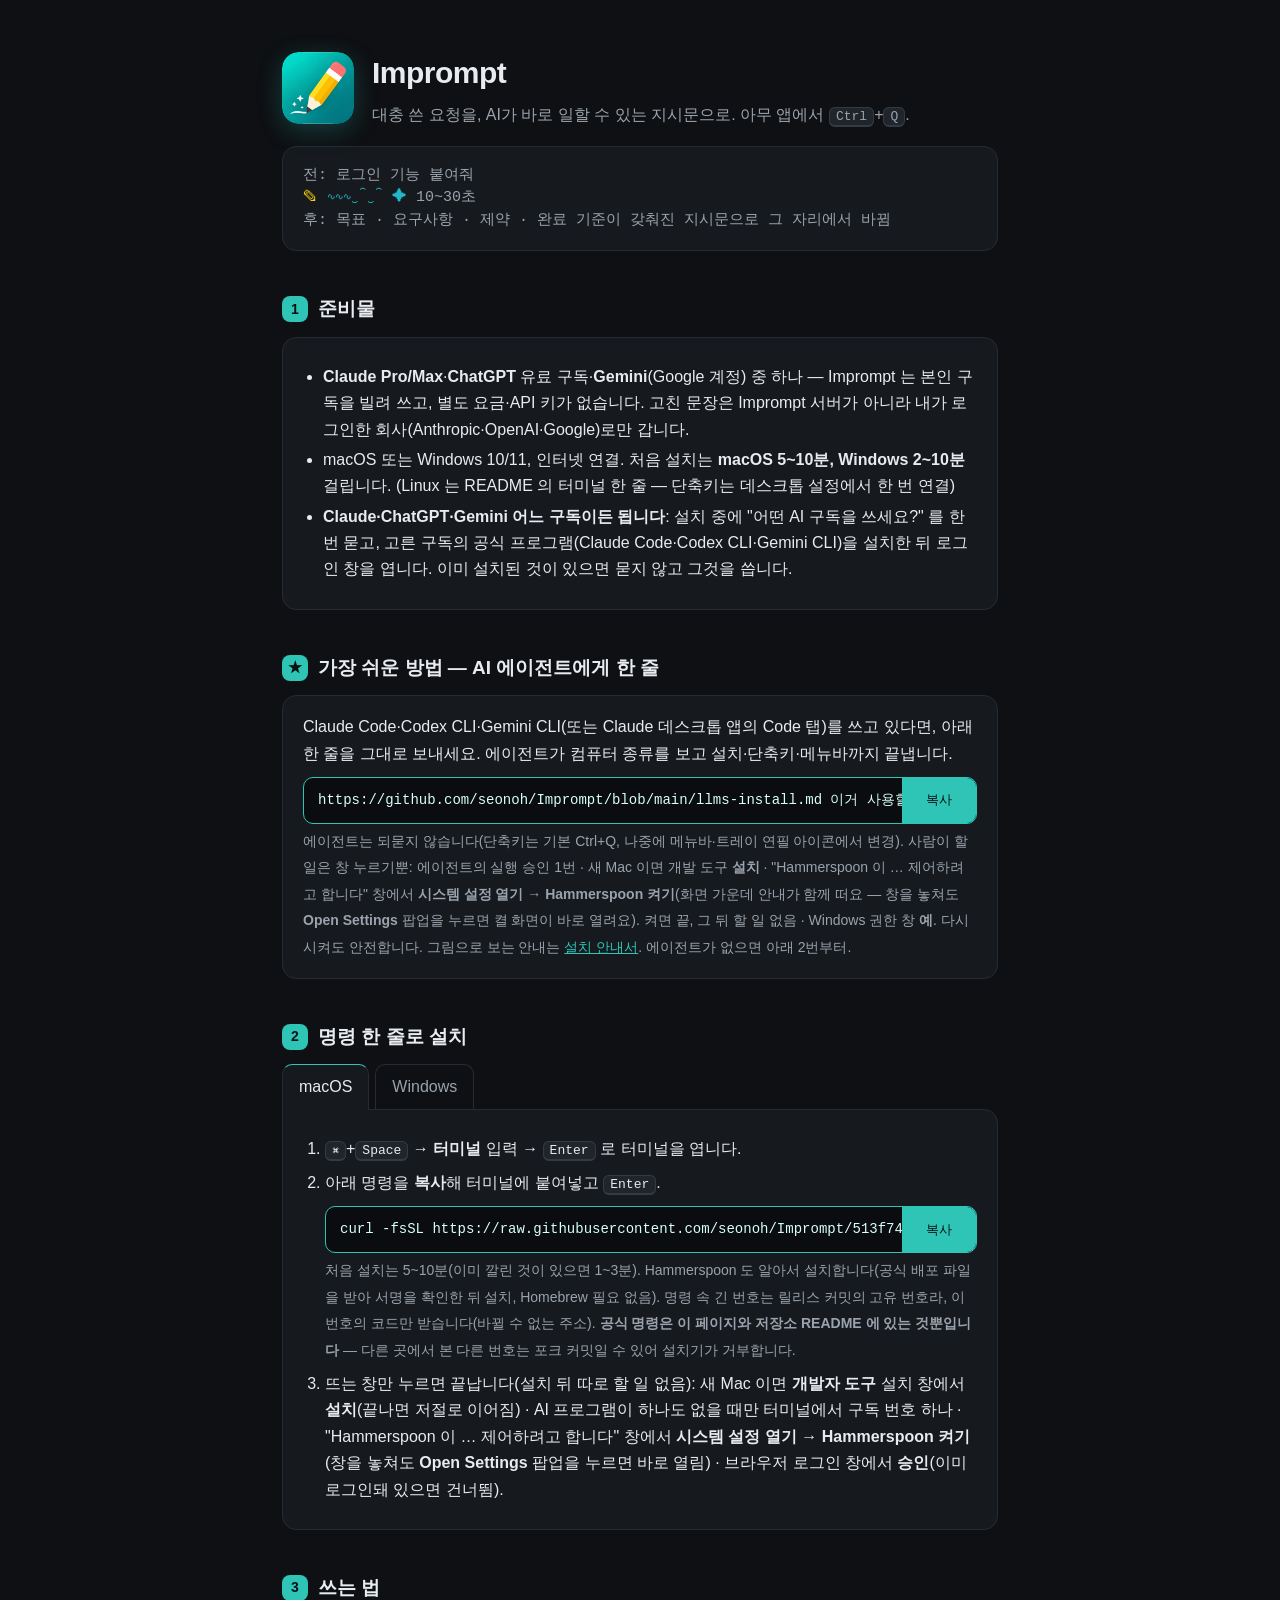
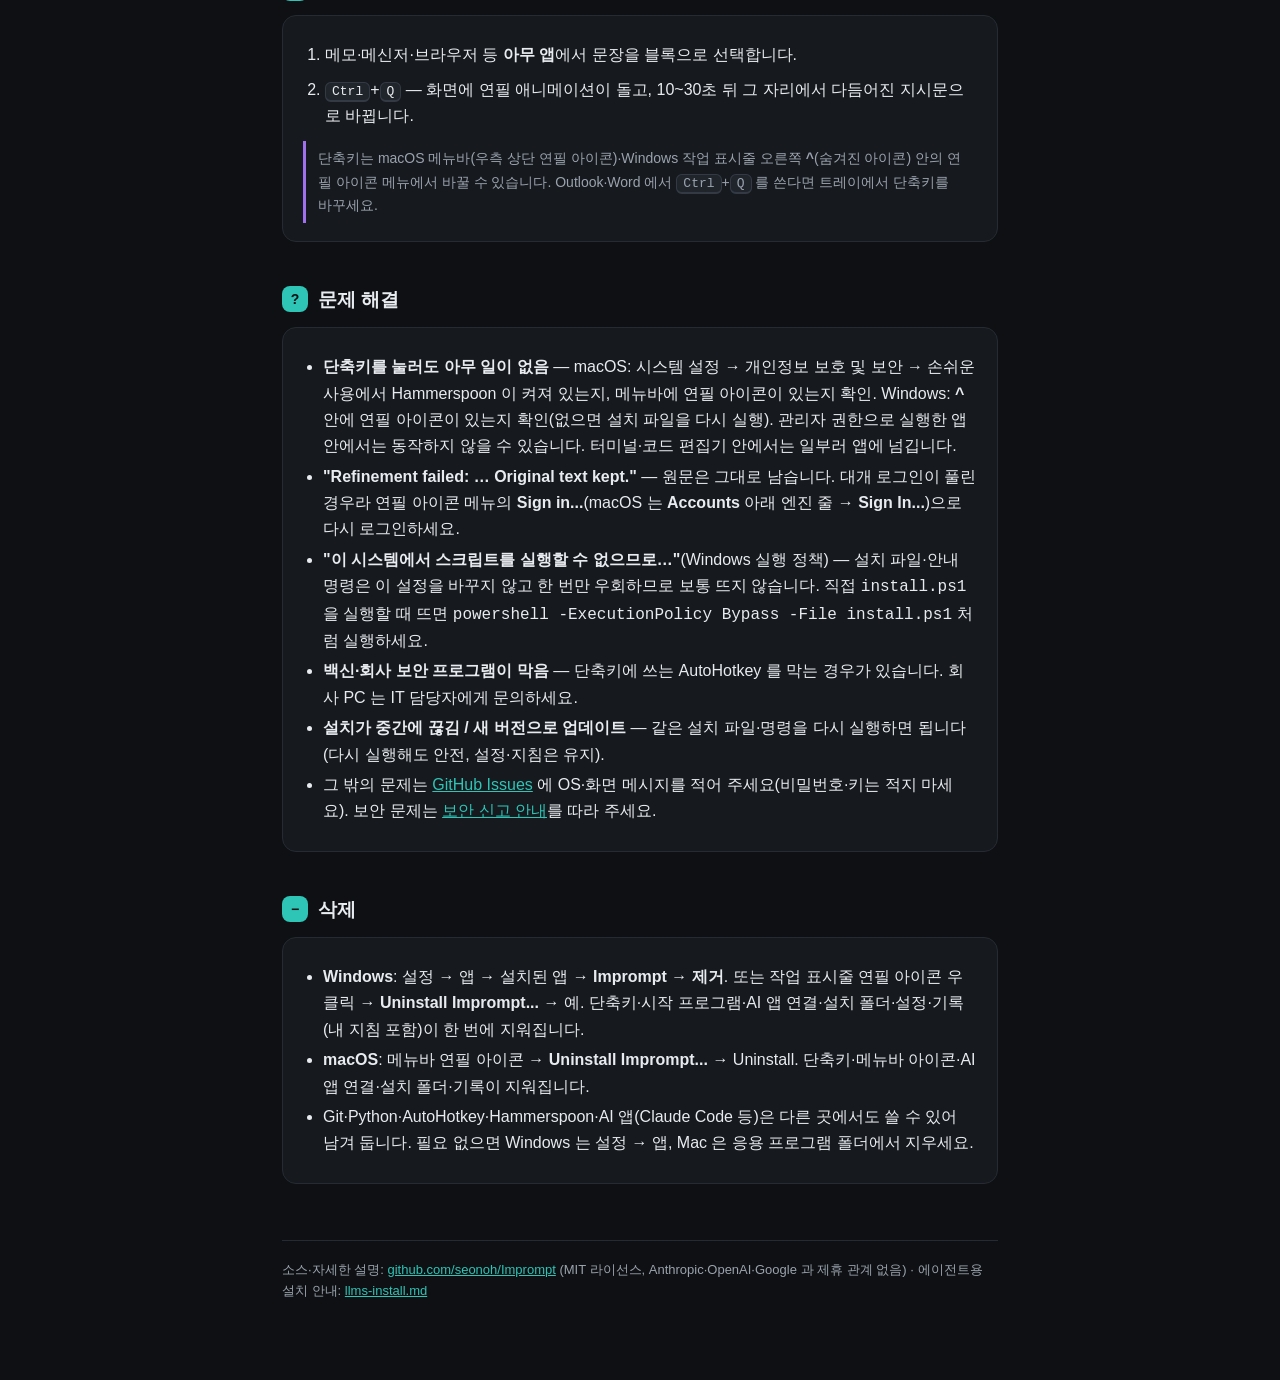
<file: docs/index.html>
<!doctype html>
<html lang="ko">
<head>
<meta charset="utf-8">
<meta name="viewport" content="width=device-width,initial-scale=1">
<title>Imprompt — 아무 앱에서 Ctrl+Q 로 프롬프트 다듬기</title>
<meta name="description" content="대충 쓴 요청을 AI가 바로 일할 수 있는 지시문으로 바꿔 주는 도구. 명령 한 줄로 설치.">
<link rel="icon" href="icon.png">
<style>
:root { --bg:#0e1013; --panel:#16191e; --line:#262b33; --fg:#e8ebef; --mut:#9aa3ad; --teal:#2ec4b6; --teal2:#22b8c9; --yel:#ffd60a; --vio:#a070ee; }
* { box-sizing:border-box }
html { -webkit-text-size-adjust:100% }
body { margin:0; background:var(--bg); color:var(--fg); font:16px/1.65 -apple-system,BlinkMacSystemFont,"Apple SD Gothic Neo","Malgun Gothic","Segoe UI",sans-serif }
a { color:var(--teal) }
.wrap { max-width:760px; margin:auto; padding:48px 22px 80px }
header { display:flex; gap:18px; align-items:center }
header img { width:72px; height:72px; border-radius:16px; box-shadow:0 6px 24px rgba(46,196,182,.25) }
h1 { font-size:30px; margin:0; letter-spacing:-.5px }
.tag { color:var(--mut); margin:4px 0 0 }
h2 { font-size:19px; margin:42px 0 12px; display:flex; align-items:center; gap:10px }
h2 .n { display:inline-grid; place-items:center; width:26px; height:26px; border-radius:8px; background:var(--teal); color:#0b1214; font-size:14px; font-weight:800 }
.card { background:var(--panel); border:1px solid var(--line); border-radius:14px; padding:18px 20px }
.demo { font:15px/1.5 Menlo,Consolas,monospace; color:var(--mut); margin-top:18px }
.demo b { color:var(--yel); font-weight:400 } .demo i { color:var(--teal2); font-style:normal }
ul { padding-left:20px; margin:8px 0 } li { margin:4px 0 }
.tabs { display:flex; gap:6px; margin-bottom:-1px }
.tabs button { background:transparent; color:var(--mut); border:1px solid var(--line); border-bottom:none; border-radius:10px 10px 0 0; padding:9px 16px; font:inherit; cursor:pointer }
.tabs button[aria-selected=true] { background:var(--panel); color:var(--fg); border-color:var(--teal) var(--line) var(--panel) }
.tabpanel { border-top-left-radius:0 }
.tabpanel[hidden] { display:none }
ol { padding-left:22px; margin:6px 0 } ol li { margin:8px 0 }
.cmd { display:flex; align-items:stretch; margin:10px 0 4px; border:1px solid var(--teal); border-radius:10px; overflow:hidden; background:#0a0c0f }
.cmd code { flex:1; padding:12px 14px; font:14px/1.5 Menlo,Consolas,monospace; color:#d6fff9; overflow-x:auto; white-space:nowrap }
.cmd button { border:none; background:var(--teal); color:#0b1214; font:700 14px/1 inherit; padding:0 16px; cursor:pointer; min-width:74px }
.cmd button.ok { background:var(--yel) }
kbd { font:13px Menlo,Consolas,monospace; background:#20252c; border:1px solid #333a44; border-bottom-width:2px; border-radius:6px; padding:1px 6px }
.mut { color:var(--mut); font-size:14px }
.note { border-left:3px solid var(--vio); padding:6px 12px; color:var(--mut); font-size:14px; margin:12px 0 0 }
footer { margin-top:56px; color:var(--mut); font-size:13px; border-top:1px solid var(--line); padding-top:18px }
</style>
</head>
<body>
<div class="wrap">
  <header>
    <img src="icon.png" alt="Imprompt 아이콘 — 반짝이는 연필" width="72" height="72">
    <div>
      <h1>Imprompt</h1>
      <p class="tag">대충 쓴 요청을, AI가 바로 일할 수 있는 지시문으로. 아무 앱에서 <kbd>Ctrl</kbd>+<kbd>Q</kbd>.</p>
    </div>
  </header>
  <div class="card demo" aria-label="예시">
    <div>전: 로그인 기능 붙여줘</div>
    <div><b>✎</b> <i>∿∿∿‿⁀‿⁀ ✦</i> 10~30초</div>
    <div>후: 목표 · 요구사항 · 제약 · 완료 기준이 갖춰진 지시문으로 그 자리에서 바뀜</div>
  </div>

  <h2><span class="n">1</span>준비물</h2>
  <div class="card">
    <ul>
      <li><b>Claude Pro/Max</b>·<b>ChatGPT</b> 유료 구독·<b>Gemini</b>(Google 계정) 중 하나 — Imprompt 는 본인 구독을 빌려 쓰고, 별도 요금·API 키가 없습니다. 고친 문장은 Imprompt 서버가 아니라 내가 로그인한 회사(Anthropic·OpenAI·Google)로만 갑니다.</li>
      <li>macOS 또는 Windows 10/11, 인터넷 연결. 처음 설치는 <b>macOS 5~10분, Windows 2~10분</b> 걸립니다. (Linux 는 README 의 터미널 한 줄 — 단축키는 데스크톱 설정에서 한 번 연결)</li>
      <li><b>Claude·ChatGPT·Gemini 어느 구독이든 됩니다</b>: 설치 중에 "어떤 AI 구독을 쓰세요?" 를 한 번 묻고, 고른 구독의 공식 프로그램(Claude Code·Codex CLI·Gemini CLI)을 설치한 뒤 로그인 창을 엽니다. 이미 설치된 것이 있으면 묻지 않고 그것을 씁니다.</li>
    </ul>
  </div>

  <h2><span class="n">★</span>가장 쉬운 방법 — AI 에이전트에게 한 줄</h2>
  <div class="card">
    <p style="margin:0">Claude Code·Codex CLI·Gemini CLI(또는 Claude 데스크톱 앱의 Code 탭)를 쓰고 있다면, 아래 한 줄을 그대로 보내세요. 에이전트가 컴퓨터 종류를 보고 설치·단축키·메뉴바까지 끝냅니다.</p>
    <div class="cmd"><code id="c-agent">https://github.com/seonoh/Imprompt/blob/main/llms-install.md 이거 사용할 수 있게 작업 진행해</code><button data-copy="c-agent">복사</button></div>
    <span class="mut">에이전트는 되묻지 않습니다(단축키는 기본 Ctrl+Q, 나중에 메뉴바·트레이 연필 아이콘에서 변경). 사람이 할 일은 창 누르기뿐: 에이전트의 실행 승인 1번 · 새 Mac 이면 개발 도구 <b>설치</b> · "Hammerspoon 이 … 제어하려고 합니다" 창에서 <b>시스템 설정 열기 → Hammerspoon 켜기</b>(화면 가운데 안내가 함께 떠요 — 창을 놓쳐도 <b>Open Settings</b> 팝업을 누르면 켤 화면이 바로 열려요). 켜면 끝, 그 뒤 할 일 없음 · Windows 권한 창 <b>예</b>. 다시 시켜도 안전합니다. 그림으로 보는 안내는 <a href="guide/">설치 안내서</a>. 에이전트가 없으면 아래 2번부터.</span>
  </div>

  <h2><span class="n">2</span>명령 한 줄로 설치</h2>
  <div class="tabs" role="tablist">
    <button role="tab" id="t-mac" aria-controls="p-mac" aria-selected="true">macOS</button>
    <button role="tab" id="t-win" aria-controls="p-win" aria-selected="false">Windows</button>
  </div>
  <div class="card tabpanel" id="p-mac" role="tabpanel" aria-labelledby="t-mac">
    <ol>
      <li><kbd>⌘</kbd>+<kbd>Space</kbd> → <b>터미널</b> 입력 → <kbd>Enter</kbd> 로 터미널을 엽니다.</li>
      <li>아래 명령을 <b>복사</b>해 터미널에 붙여넣고 <kbd>Enter</kbd>.
        <div class="cmd"><code id="c-mac">curl -fsSL https://raw.githubusercontent.com/seonoh/Imprompt/513f745ff04fc17a096b54a3de5f1b9eaca6d919/get.sh | IMPROMPT_COMMIT=513f745ff04fc17a096b54a3de5f1b9eaca6d919 bash</code><button data-copy="c-mac">복사</button></div>
        <span class="mut">처음 설치는 5~10분(이미 깔린 것이 있으면 1~3분). Hammerspoon 도 알아서 설치합니다(공식 배포 파일을 받아 서명을 확인한 뒤 설치, Homebrew 필요 없음). 명령 속 긴 번호는 릴리스 커밋의 고유 번호라, 이 번호의 코드만 받습니다(바뀔 수 없는 주소). <b>공식 명령은 이 페이지와 저장소 README 에 있는 것뿐입니다</b> — 다른 곳에서 본 다른 번호는 포크 커밋일 수 있어 설치기가 거부합니다.</span>
      </li>
      <li>뜨는 창만 누르면 끝납니다(설치 뒤 따로 할 일 없음): 새 Mac 이면 <b>개발자 도구</b> 설치 창에서 <b>설치</b>(끝나면 저절로 이어짐) · AI 프로그램이 하나도 없을 때만 터미널에서 구독 번호 하나 · "Hammerspoon 이 … 제어하려고 합니다" 창에서 <b>시스템 설정 열기 → Hammerspoon 켜기</b>(창을 놓쳐도 <b>Open Settings</b> 팝업을 누르면 바로 열림) · 브라우저 로그인 창에서 <b>승인</b>(이미 로그인돼 있으면 건너뜀).</li>
    </ol>
  </div>
  <div class="card tabpanel" id="p-win" role="tabpanel" aria-labelledby="t-win" hidden>
    <p style="margin:0 0 6px"><b>가장 쉬운 방법</b> — 붙여넣기 없이 더블클릭:</p>
    <ol>
      <li><a href="https://github.com/seonoh/Imprompt/releases/download/v2.0.1/Imprompt-Setup.cmd"><b>Imprompt-Setup.cmd 받기</b></a> → 받은 파일을 <b>더블클릭</b>.<br><span class="mut">브라우저가 "흔히 받는 파일이 아님" 경고를 띄우면 <b>…</b> → <b>유지</b>. 열 때 파란 창 <b>"Windows의 PC 보호"</b>가 뜨면 <b>추가 정보</b> → <b>실행</b>. 서명되지 않은 설치 파일이라 뜨는 경고이며, 파일 내용은 <a href="https://github.com/seonoh/Imprompt/blob/v2.0.1/docs/Imprompt-Setup.cmd">여기서</a> 미리 읽어 볼 수 있습니다.</span></li>
      <li>창이 저절로 열려 설치가 진행됩니다(2~10분). AI 프로그램이 하나도 없을 때만 맨 처음에 구독 번호를 한 번 묻고, 그 뒤로는 권한 창 <b>예</b>와 마지막 브라우저 로그인 창 <b>승인</b>뿐입니다. 단축키는 Ctrl+Q 로 설치되고 나중에 트레이 연필 아이콘에서 바꿀 수 있습니다.</li>
    </ol>
    <p class="mut" style="margin:10px 0 6px">다운로드가 막혔다면 PowerShell 에 한 줄:</p>
    <ol>
      <li><kbd>Win</kbd> 키 → <b>PowerShell</b> 입력 → <kbd>Enter</kbd> 로 PowerShell 을 엽니다.</li>
      <li>아래 명령을 <b>복사</b>해 붙여넣고 <kbd>Enter</kbd>.
        <div class="cmd"><code id="c-win">$env:IMPROMPT_COMMIT='513f745ff04fc17a096b54a3de5f1b9eaca6d919'; irm https://raw.githubusercontent.com/seonoh/Imprompt/513f745ff04fc17a096b54a3de5f1b9eaca6d919/get.ps1 | iex</code><button data-copy="c-win">복사</button></div>
        <span class="mut">Git·Python·AutoHotkey 와 고른 구독의 프로그램(Claude Code·Codex CLI·Gemini CLI)이 없으면 알아서 설치합니다. 처음 설치 시 2~10분(끝나면 브라우저 로그인 창에서 <b>승인</b>). <b>관리자 권한으로 실행하지 마세요</b>(일반 PowerShell). 설치 위치는 <code>%LOCALAPPDATA%\Imprompt</code> 입니다. 회사 PC 는 보안 정책·프록시 때문에 설치가 안 될 수 있습니다.</span>
      </li>
    </ol>
  </div>

  <h2><span class="n">3</span>쓰는 법</h2>
  <div class="card">
    <ol>
      <li>메모·메신저·브라우저 등 <b>아무 앱</b>에서 문장을 블록으로 선택합니다.</li>
      <li><kbd>Ctrl</kbd>+<kbd>Q</kbd> — 화면에 연필 애니메이션이 돌고, 10~30초 뒤 그 자리에서 다듬어진 지시문으로 바뀝니다.</li>
    </ol>
    <p class="note">단축키는 macOS 메뉴바(우측 상단 연필 아이콘)·Windows 작업 표시줄 오른쪽 <b>^</b>(숨겨진 아이콘) 안의 연필 아이콘 메뉴에서 바꿀 수 있습니다. Outlook·Word 에서 <kbd>Ctrl</kbd>+<kbd>Q</kbd> 를 쓴다면 트레이에서 단축키를 바꾸세요.</p>
  </div>

  <h2><span class="n">?</span>문제 해결</h2>
  <div class="card">
    <ul>
      <li><b>단축키를 눌러도 아무 일이 없음</b> — macOS: 시스템 설정 → 개인정보 보호 및 보안 → 손쉬운 사용에서 Hammerspoon 이 켜져 있는지, 메뉴바에 연필 아이콘이 있는지 확인. Windows: <b>^</b> 안에 연필 아이콘이 있는지 확인(없으면 설치 파일을 다시 실행). 관리자 권한으로 실행한 앱 안에서는 동작하지 않을 수 있습니다. 터미널·코드 편집기 안에서는 일부러 앱에 넘깁니다.</li>
      <li><b>"Refinement failed: … Original text kept."</b> — 원문은 그대로 남습니다. 대개 로그인이 풀린 경우라 연필 아이콘 메뉴의 <b>Sign in...</b>(macOS 는 <b>Accounts</b> 아래 엔진 줄 → <b>Sign In...</b>)으로 다시 로그인하세요.</li>
      <li><b>"이 시스템에서 스크립트를 실행할 수 없으므로…"</b>(Windows 실행 정책) — 설치 파일·안내 명령은 이 설정을 바꾸지 않고 한 번만 우회하므로 보통 뜨지 않습니다. 직접 <code>install.ps1</code> 을 실행할 때 뜨면 <code>powershell -ExecutionPolicy Bypass -File install.ps1</code> 처럼 실행하세요.</li>
      <li><b>백신·회사 보안 프로그램이 막음</b> — 단축키에 쓰는 AutoHotkey 를 막는 경우가 있습니다. 회사 PC 는 IT 담당자에게 문의하세요.</li>
      <li><b>설치가 중간에 끊김 / 새 버전으로 업데이트</b> — 같은 설치 파일·명령을 다시 실행하면 됩니다(다시 실행해도 안전, 설정·지침은 유지).</li>
      <li>그 밖의 문제는 <a href="https://github.com/seonoh/Imprompt/issues">GitHub Issues</a> 에 OS·화면 메시지를 적어 주세요(비밀번호·키는 적지 마세요). 보안 문제는 <a href="https://github.com/seonoh/Imprompt/security/policy">보안 신고 안내</a>를 따라 주세요.</li>
    </ul>
  </div>

  <h2><span class="n">−</span>삭제</h2>
  <div class="card">
    <ul>
      <li><b>Windows</b>: 설정 → 앱 → 설치된 앱 → <b>Imprompt</b> → <b>제거</b>. 또는 작업 표시줄 연필 아이콘 우클릭 → <b>Uninstall Imprompt...</b> → 예. 단축키·시작 프로그램·AI 앱 연결·설치 폴더·설정·기록(내 지침 포함)이 한 번에 지워집니다.</li>
      <li><b>macOS</b>: 메뉴바 연필 아이콘 → <b>Uninstall Imprompt...</b> → Uninstall. 단축키·메뉴바 아이콘·AI 앱 연결·설치 폴더·기록이 지워집니다.</li>
      <li>Git·Python·AutoHotkey·Hammerspoon·AI 앱(Claude Code 등)은 다른 곳에서도 쓸 수 있어 남겨 둡니다. 필요 없으면 Windows 는 설정 → 앱, Mac 은 응용 프로그램 폴더에서 지우세요.</li>
    </ul>
  </div>

  <footer>
    소스·자세한 설명: <a href="https://github.com/seonoh/Imprompt">github.com/seonoh/Imprompt</a> (MIT 라이선스, Anthropic·OpenAI·Google 과 제휴 관계 없음) · 에이전트용 설치 안내: <a href="https://github.com/seonoh/Imprompt/blob/main/llms-install.md">llms-install.md</a>
  </footer>
</div>
<script>
// OS 탭: Windows 면 Windows 탭을 먼저 보여 준다
var tabs = document.querySelectorAll('[role=tab]');
function show(id) {
  tabs.forEach(function (t) {
    var on = t.id === id; t.setAttribute('aria-selected', on);
    document.getElementById(t.getAttribute('aria-controls')).hidden = !on;
  });
}
tabs.forEach(function (t) { t.addEventListener('click', function () { show(t.id); }); });
if (/Win/i.test(navigator.platform || navigator.userAgent)) show('t-win');
// 복사 버튼
document.querySelectorAll('[data-copy]').forEach(function (b) {
  b.addEventListener('click', function () {
    var txt = document.getElementById(b.dataset.copy).textContent;
    function done() { b.textContent = '복사됨'; b.classList.add('ok'); setTimeout(function () { b.textContent = '복사'; b.classList.remove('ok'); }, 1600); }
    if (navigator.clipboard) navigator.clipboard.writeText(txt).then(done, function () { fallback(); });
    else fallback();
    function fallback() { var r = document.createRange(); r.selectNodeContents(document.getElementById(b.dataset.copy)); var s = getSelection(); s.removeAllRanges(); s.addRange(r); b.textContent = '⌘C / Ctrl+C'; }
  });
});
</script>
</body>
</html>
</file>
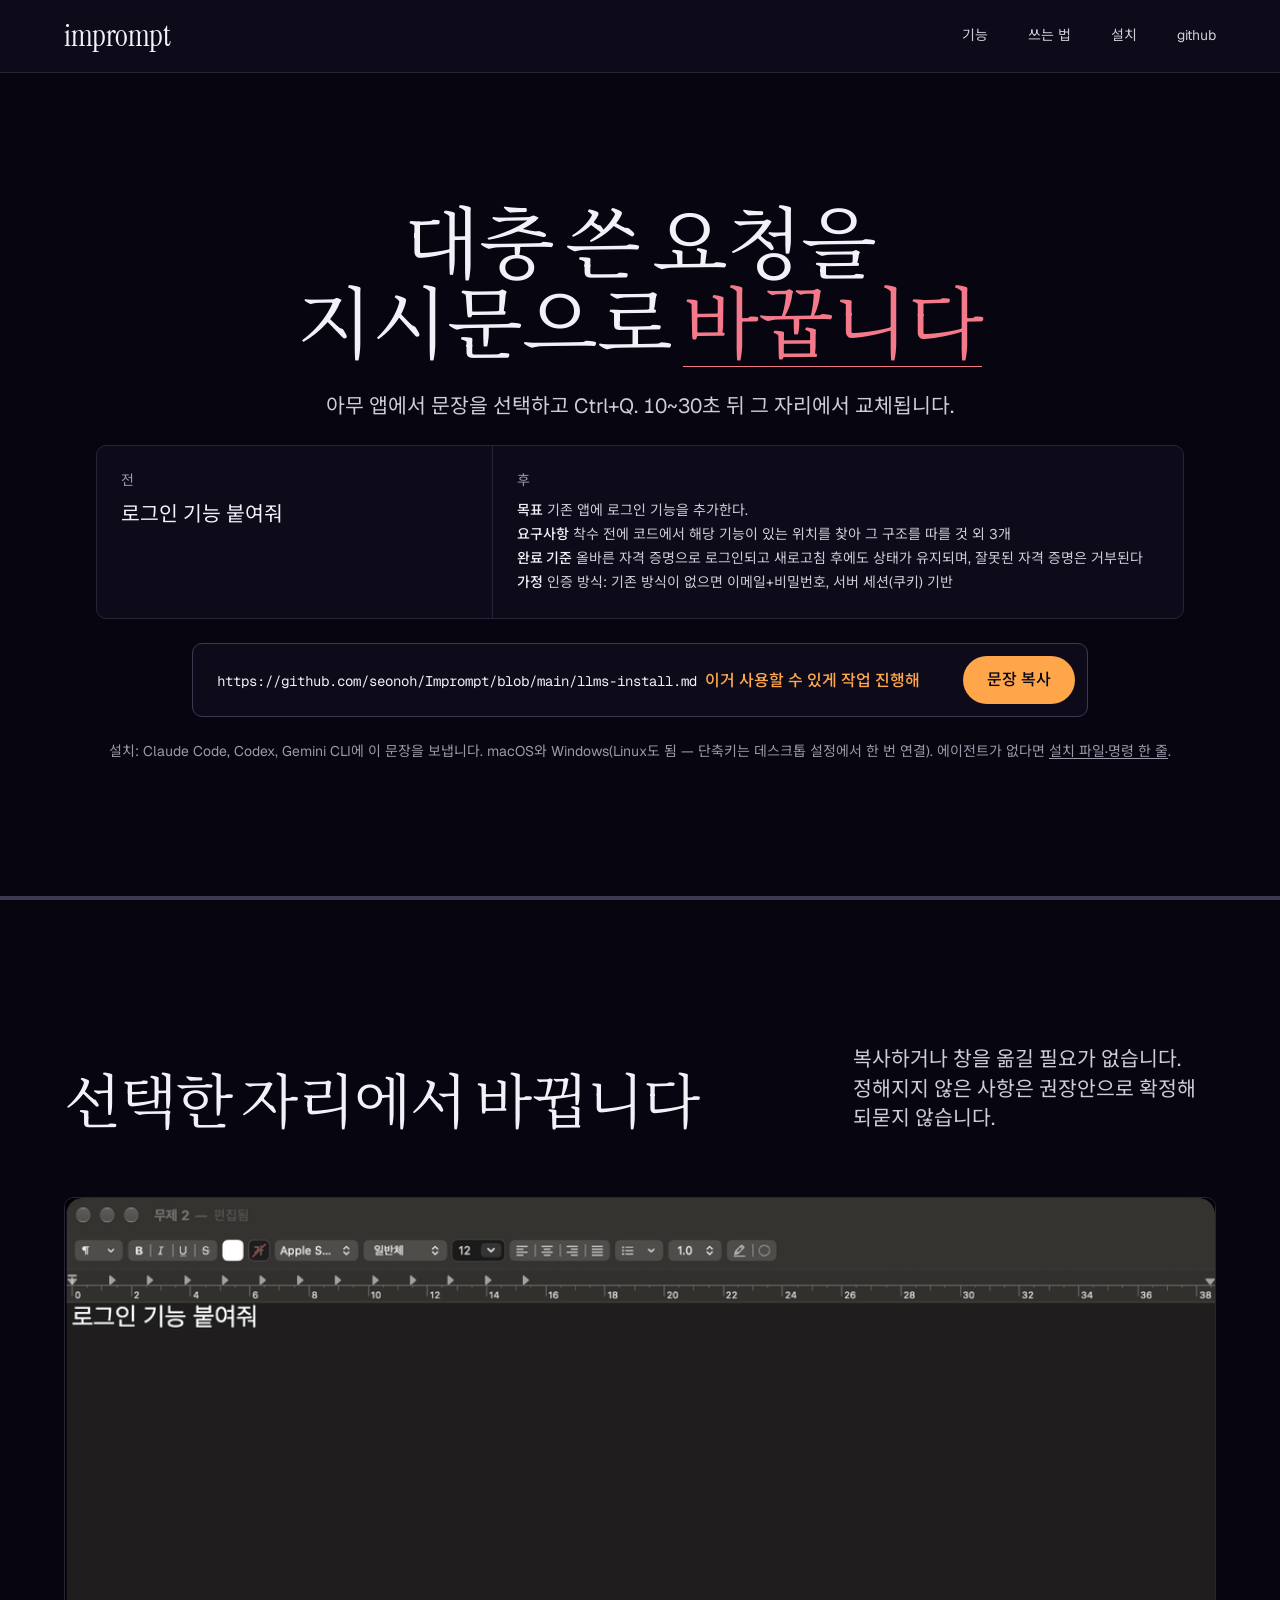
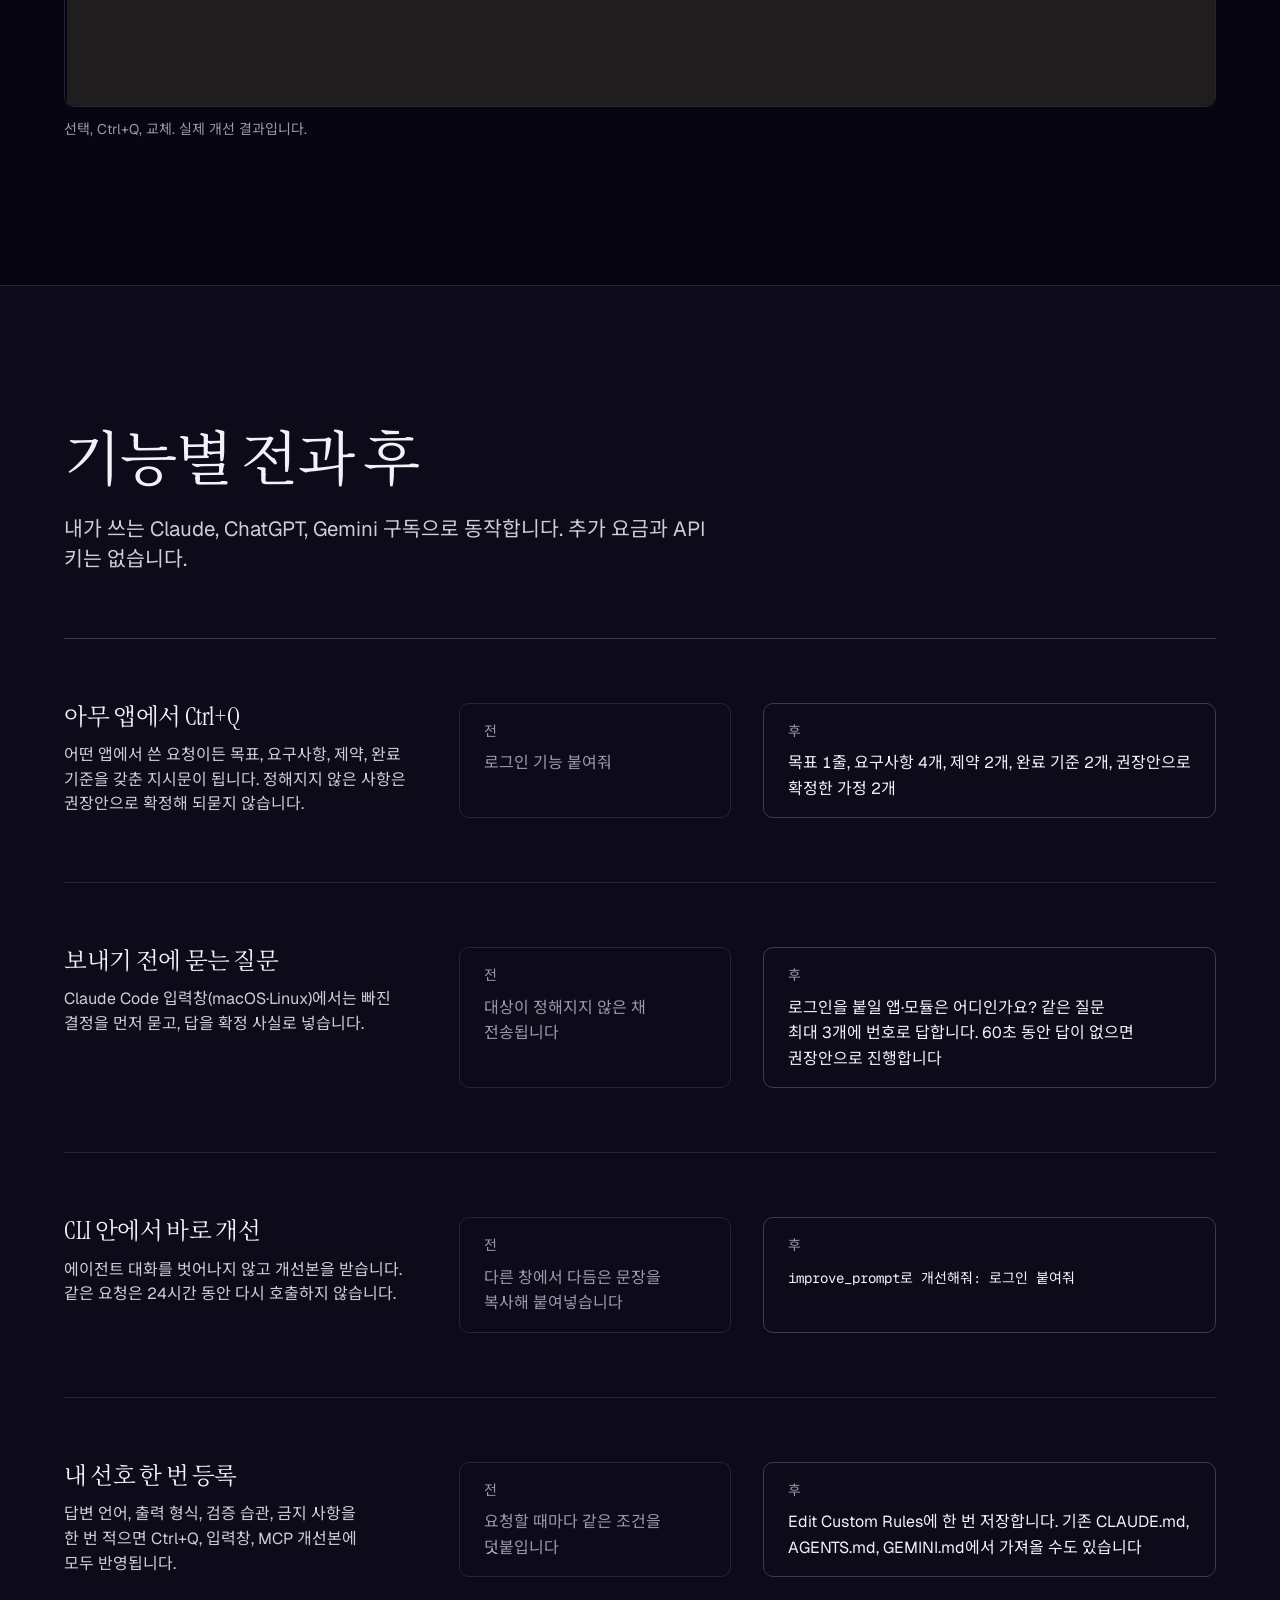
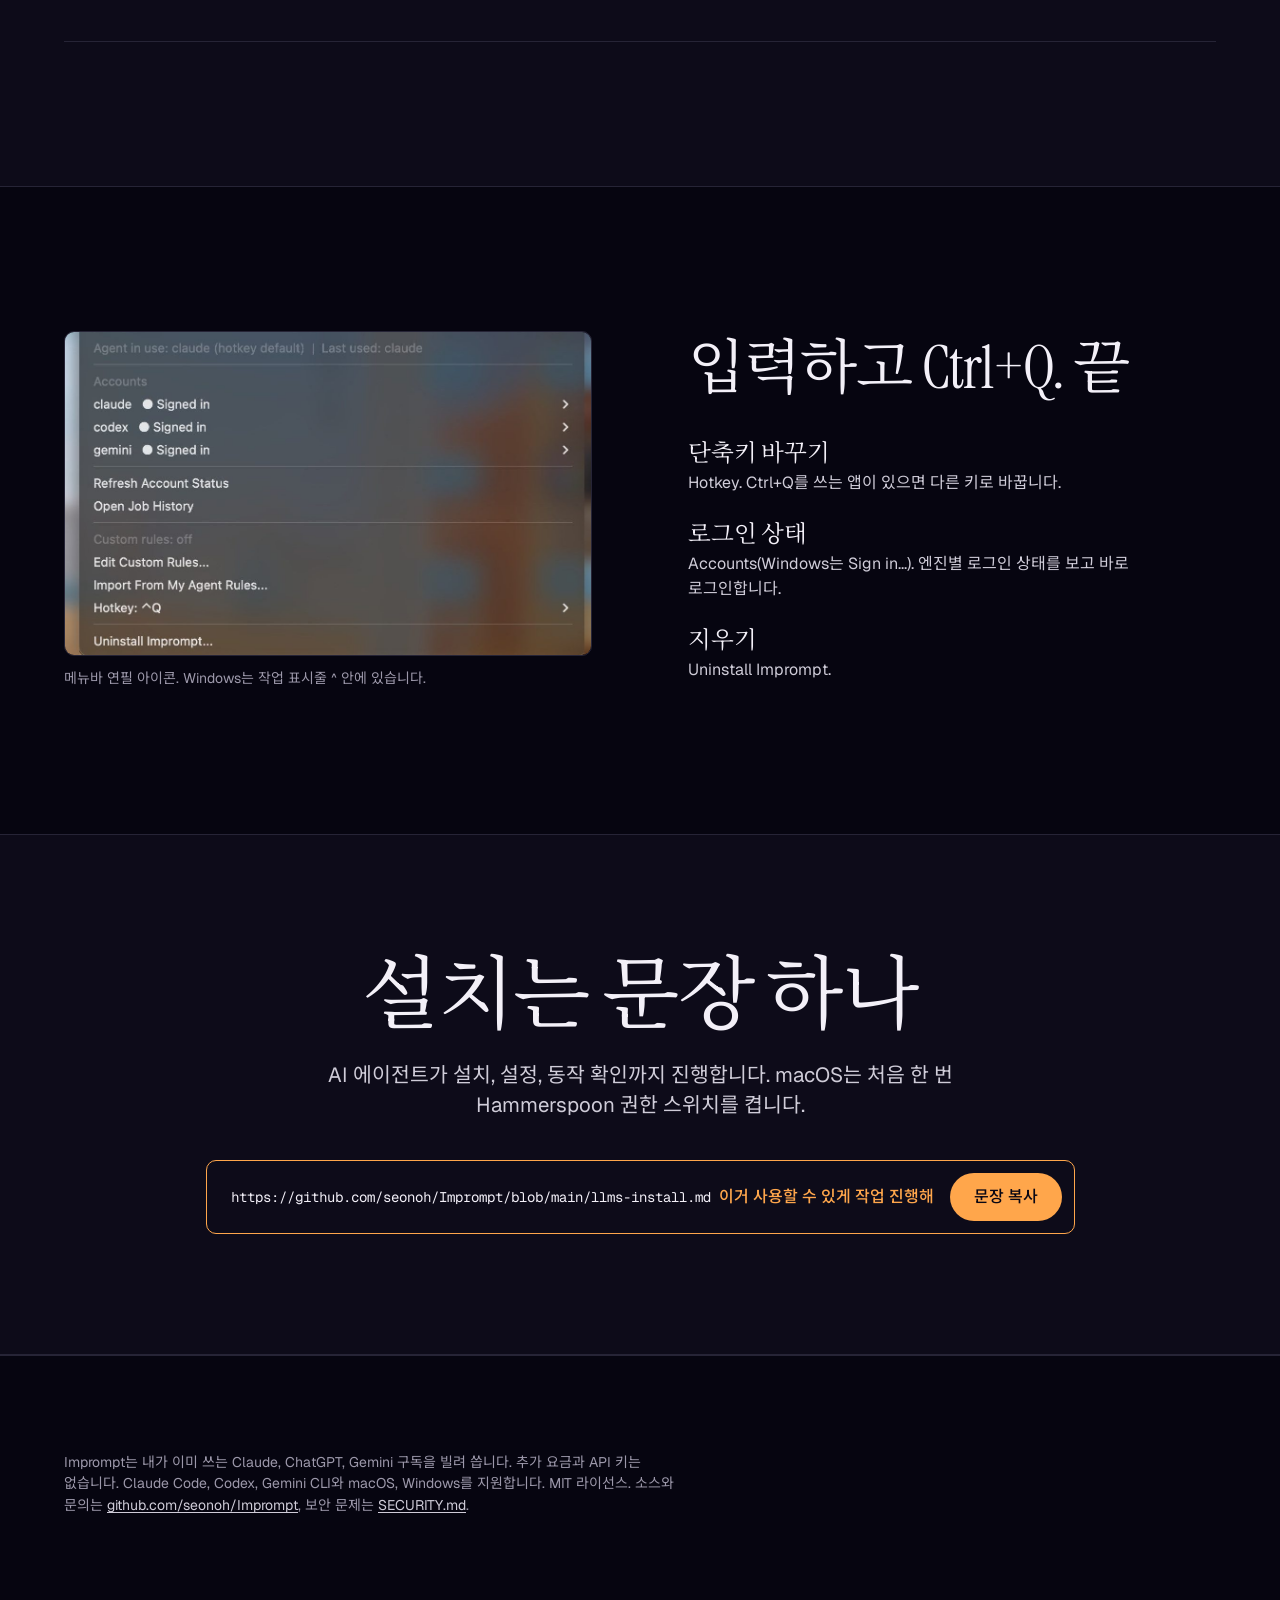
<file: docs/guide/index.html>
<!DOCTYPE html>
<html lang="ko">
<head>
<meta charset="utf-8">
<meta name="viewport" content="width=device-width, initial-scale=1">
<title>Imprompt: 대충 쓴 요청을 지시문으로 바꿉니다</title>
<meta name="description" content="아무 앱에서 문장을 선택하고 Ctrl+Q를 누르면, 목표와 요구사항과 완료 기준을 갖춘 지시문으로 그 자리에서 바뀝니다.">
<link rel="icon" href="../icon.png">
<link rel="preconnect" href="https://fonts.googleapis.com">
<link rel="preconnect" href="https://fonts.gstatic.com" crossorigin>
<link href="https://fonts.googleapis.com/css2?family=Instrument+Serif&family=Geist:wght@400;500&family=Geist+Mono:wght@400&family=Noto+Serif+KR:wght@400&family=Noto+Sans+KR:wght@400;500&display=swap" rel="stylesheet">
<link rel="stylesheet" href="./guide.css">
<style>
/* Hallmark · page additions for the before-and-after build (hero: Corridor, swapped to carry the before and after as its visual) · tokens only, same Lumen material */
:root { --hero-head: clamp(2.75rem, 5.5vw + 0.5rem, 6.25rem); }
.hero { padding-block: var(--space-2xl); }
.hero .container { gap: var(--space-lg); }
.hero .lead { max-width: 52ch; }
.pair { margin: 0; width: min(100%, 68rem); display: grid; grid-template-columns: minmax(0, 4fr) minmax(0, 7fr); text-align: left; background: var(--color-paper-2); border: var(--rule-hair) solid var(--color-rule); border-radius: var(--radius-card); }
.pair > div { padding: var(--space-lg); min-width: 0; }
.pair > div + div { border-left: var(--rule-hair) solid var(--color-rule); }
.tag { display: block; margin-bottom: var(--space-xs); font-size: var(--text-sm); color: var(--color-muted); }
.raw { font: 400 var(--text-lead)/1.45 var(--font-body); color: var(--color-ink); }
.out { margin: 0; font: 400 var(--text-sm)/1.7 var(--font-body); color: var(--color-ink-2); }
.out b { font-weight: 500; color: var(--color-ink); }
.cmp { margin: 0; padding: 0; list-style: none; border-top: var(--rule-hair) solid var(--color-rule-2); }
.cmp > li { display: grid; grid-template-columns: minmax(0, 4fr) minmax(0, 3fr) minmax(0, 5fr); gap: var(--gap-columns); padding-block: var(--space-2xl); border-bottom: var(--rule-hair) solid var(--color-rule); }
.cmp h3 { font-size: var(--text-title); margin-bottom: var(--space-sm); }
.cmp .gain { color: var(--color-ink-2); }
.cmp .was, .cmp .now { padding: var(--space-md) var(--space-lg); border-radius: var(--radius-card); font-size: var(--text-md); line-height: 1.6; }
.cmp .was { color: var(--color-muted); border: var(--rule-hair) solid var(--color-rule); }
.cmp .now { color: var(--color-ink); background: var(--color-paper-2); border: var(--rule-hair) solid var(--color-rule-2); }
.demo { width: min(100%, 72rem); margin-inline: auto; }
.close .send { border-color: var(--color-accent); }
.cmp code { font: 400 var(--text-sm)/1.6 var(--font-outlier); color: var(--color-ink); }
@media (max-width: 60rem) {
  .pair { grid-template-columns: minmax(0, 1fr); }
  .pair > div + div { border-left: 0; border-top: var(--rule-hair) solid var(--color-rule); }
  .cmp > li { grid-template-columns: minmax(0, 1fr); gap: var(--space-md); padding-block: var(--space-xl); }
}
</style>
<script>document.documentElement.classList.add('js');</script>
</head>
<body>
<a class="skip" href="#main">본문으로 건너뛰기</a>

<nav class="slab" aria-label="주 메뉴">
  <div class="container">
    <a class="wordmark" href="#main">imprompt</a>
    <ul>
      <li><a href="#features">기능</a></li>
      <li><a href="#use">쓰는 법</a></li>
      <li><a href="#install">설치</a></li>
      <li><a href="https://github.com/seonoh/Imprompt">github</a></li>
    </ul>
  </div>
</nav>

<main id="main">
  <header class="hero">
    <div class="container">
      <h1>대충 쓴 요청을<br>지시문으로 <span class="verb">바꿉니다</span></h1>
      <p class="lead">아무 앱에서 문장을 선택하고 Ctrl+Q. 10~30초 뒤 그 자리에서 교체됩니다.</p>
      <figure class="pair" aria-label="개선 전과 후">
        <div><span class="tag">전</span><div class="raw">로그인 기능 붙여줘</div></div>
        <div><span class="tag">후</span><div class="out"><b>목표</b> 기존 앱에 로그인 기능을 추가한다.<br><b>요구사항</b> 착수 전에 코드에서 해당 기능이 있는 위치를 찾아 그 구조를 따를 것 외 3개<br><b>완료 기준</b> 올바른 자격 증명으로 로그인되고 새로고침 후에도 상태가 유지되며, 잘못된 자격 증명은 거부된다<br><b>가정</b> 인증 방식: 기존 방식이 없으면 이메일+비밀번호, 서버 세션(쿠키) 기반</div></div>
      </figure>
      <div class="send" id="install">
        <code id="line">https://github.com/seonoh/Imprompt/blob/main/llms-install.md <b>이거 사용할 수 있게 작업 진행해</b></code>
        <button class="btn btn--primary" type="button" data-copy="line">문장 복사</button>
      </div>
      <p class="hint">설치: Claude Code, Codex, Gemini CLI에 이 문장을 보냅니다. macOS와 Windows(Linux도 됨 — 단축키는 데스크톱 설정에서 한 번 연결). 에이전트가 없다면 <a href="../">설치 파일·명령 한 줄</a>.</p>
    </div>
  </header>

  <section class="block" aria-labelledby="ba-h">
    <div class="container">
      <div class="headblock">
        <h2 id="ba-h">선택한 자리에서 바뀝니다</h2>
        <p class="lead">복사하거나 창을 옮길 필요가 없습니다. 정해지지 않은 사항은 권장안으로 확정해 되묻지 않습니다.</p>
      </div>
      <figure class="shot demo">
        <img src="img/demo.gif" width="1100" height="486" alt="TextEdit에서 '로그인 기능 붙여줘'를 선택하고 Ctrl+Q를 누르면 진행 표시 뒤 같은 자리가 지시문으로 바뀌는 시연">
        <figcaption>선택, Ctrl+Q, 교체. 실제 개선 결과입니다.</figcaption>
      </figure>
    </div>
  </section>

  <section class="block band" id="features" aria-labelledby="feat-h">
    <div class="container">
      <div class="headblock stack">
        <h2 id="feat-h">기능별 전과 후</h2>
        <p class="lead">내가 쓰는 Claude, ChatGPT, Gemini 구독으로 동작합니다. 추가 요금과 API 키는 없습니다.</p>
      </div>
      <ul class="cmp">
        <li>
          <div><h3>아무 앱에서 Ctrl+Q</h3><p class="gain">어떤 앱에서 쓴 요청이든 목표, 요구사항, 제약, 완료 기준을 갖춘 지시문이 됩니다. 정해지지 않은 사항은 권장안으로 확정해 되묻지 않습니다.</p></div>
          <p class="was"><span class="tag">전</span>로그인 기능 붙여줘</p>
          <p class="now"><span class="tag">후</span>목표 1줄, 요구사항 4개, 제약 2개, 완료 기준 2개, 권장안으로 확정한 가정 2개</p>
        </li>
        <li>
          <div><h3>보내기 전에 묻는 질문</h3><p class="gain">Claude Code 입력창(macOS·Linux)에서는 빠진 결정을 먼저 묻고, 답을 확정 사실로 넣습니다.</p></div>
          <p class="was"><span class="tag">전</span>대상이 정해지지 않은 채 전송됩니다</p>
          <p class="now"><span class="tag">후</span>로그인을 붙일 앱·모듈은 어디인가요? 같은 질문 최대 3개에 번호로 답합니다. 60초 동안 답이 없으면 권장안으로 진행합니다</p>
        </li>
        <li>
          <div><h3>CLI 안에서 바로 개선</h3><p class="gain">에이전트 대화를 벗어나지 않고 개선본을 받습니다. 같은 요청은 24시간 동안 다시 호출하지 않습니다.</p></div>
          <p class="was"><span class="tag">전</span>다른 창에서 다듬은 문장을 복사해 붙여넣습니다</p>
          <p class="now"><span class="tag">후</span><code>improve_prompt로 개선해줘: 로그인 붙여줘</code></p>
        </li>
        <li>
          <div><h3>내 선호 한 번 등록</h3><p class="gain">답변 언어, 출력 형식, 검증 습관, 금지 사항을 한 번 적으면 Ctrl+Q, 입력창, MCP 개선본에 모두 반영됩니다.</p></div>
          <p class="was"><span class="tag">전</span>요청할 때마다 같은 조건을 덧붙입니다</p>
          <p class="now"><span class="tag">후</span>Edit Custom Rules에 한 번 저장합니다. 기존 CLAUDE.md, AGENTS.md, GEMINI.md에서 가져올 수도 있습니다</p>
        </li>
      </ul>
    </div>
  </section>

  <section class="block" id="use" aria-labelledby="use-h">
    <div class="container use">
      <figure class="shot">
        <img src="img/menubar.jpg" width="1107" height="679" loading="lazy" alt="메뉴바의 연필 아이콘을 누르면 열리는 Imprompt 메뉴">
        <figcaption>메뉴바 연필 아이콘. Windows는 작업 표시줄 ^ 안에 있습니다.</figcaption>
      </figure>
      <div>
        <h2 id="use-h">입력하고 <span class="keep">Ctrl+Q</span>. 끝</h2>
        <dl style="margin-top: var(--space-xl)">
          <div><dt>단축키 바꾸기</dt><dd>Hotkey. Ctrl+Q를 쓰는 앱이 있으면 다른 키로 바꿉니다.</dd></div>
          <div><dt>로그인 상태</dt><dd>Accounts(Windows는 Sign in...). 엔진별 로그인 상태를 보고 바로 로그인합니다.</dd></div>
          <div><dt>지우기</dt><dd>Uninstall Imprompt.</dd></div>
        </dl>
      </div>
    </div>
  </section>

  <section class="block band tight" aria-labelledby="close-h">
    <div class="container close">
      <div>
        <h2 id="close-h">설치는 문장 하나</h2>
        <p class="lead">AI 에이전트가 설치, 설정, 동작 확인까지 진행합니다. macOS는 처음 한 번 Hammerspoon 권한 스위치를 켭니다.</p>
        <div class="send">
          <code id="line2">https://github.com/seonoh/Imprompt/blob/main/llms-install.md <b>이거 사용할 수 있게 작업 진행해</b></code>
          <button class="btn btn--primary" type="button" data-copy="line2">문장 복사</button>
        </div>
      </div>
    </div>
  </section>
</main>

<footer class="colophon">
  <div class="container">
    <p>Imprompt는 내가 이미 쓰는 Claude, ChatGPT, Gemini 구독을 빌려 씁니다. 추가 요금과 API 키는 없습니다. Claude Code, Codex, Gemini CLI와 macOS, Windows를 지원합니다. MIT 라이선스. 소스와 문의는 <a href="https://github.com/seonoh/Imprompt">github.com/seonoh/Imprompt</a>, 보안 문제는 <a href="https://github.com/seonoh/Imprompt/blob/main/SECURITY.md">SECURITY.md</a>.</p>
  </div>
</footer>

<script>
document.querySelectorAll('[data-copy]').forEach((b) => {
  const label = b.textContent;
  b.addEventListener('click', () => {
    const text = document.getElementById(b.dataset.copy).textContent;
    const done = () => { b.textContent = '복사됨'; setTimeout(() => { b.textContent = label; }, 1600); };
    if (navigator.clipboard) navigator.clipboard.writeText(text).then(done, () => {});
  });
});
</script>
</body>
</html>
</file>
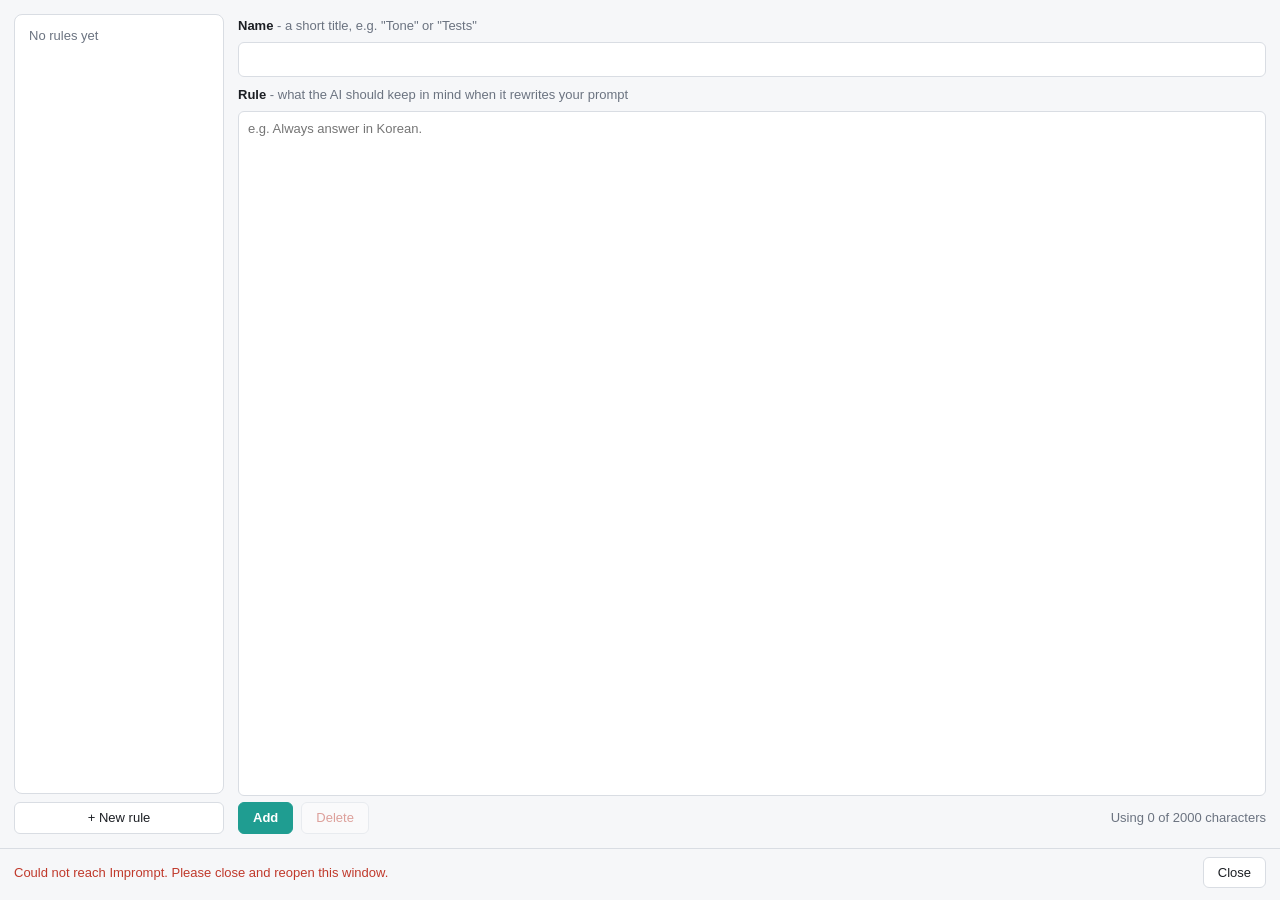
<file: menubar/rules-editor.html>
<!doctype html>
<html lang="en">
<head>
<meta charset="utf-8">
<meta http-equiv="Content-Security-Policy" content="default-src 'none'; style-src 'unsafe-inline'; script-src 'unsafe-inline'">
<title>Imprompt - Custom Rules</title>
<!-- Imprompt custom rules window (macOS menu bar -> Custom Rules...). Opened by imprompt_menubar.lua in hs.webview.
     No network, no files: every read and write goes through the "imprompt" message handler -> imprompt_mcp.py --rules-items / --rule-put / --rule-del.
     All user text is put on the page with textContent / value only (never as HTML). -->
<style>
:root { color-scheme: light dark; --bg:#f6f7f9; --panel:#fff; --line:#d9dde3; --fg:#1c1f24; --mut:#6b7380; --acc:#1f9d91; --sel:#e3f4f2; --err:#c0392b; }
@media (prefers-color-scheme: dark) { :root { --bg:#1b1d21; --panel:#24272c; --line:#363a41; --fg:#e8ebef; --mut:#9aa3ad; --acc:#2ec4b6; --sel:#21403d; --err:#ff7b6b; } }
* { box-sizing:border-box }
html, body { height:100%; margin:0 }
body { background:var(--bg); color:var(--fg); font:13px/1.5 -apple-system,BlinkMacSystemFont,"Apple SD Gothic Neo",sans-serif; display:flex; flex-direction:column }
main { flex:1; display:flex; gap:14px; padding:14px; min-height:0 }
aside { width:210px; display:flex; flex-direction:column; gap:8px }
#list { flex:1; overflow:auto; background:var(--panel); border:1px solid var(--line); border-radius:8px; margin:0; padding:4px; list-style:none }
#list li { padding:7px 10px; border-radius:6px; cursor:default; white-space:nowrap; overflow:hidden; text-overflow:ellipsis }
#list li[aria-selected=true] { background:var(--sel); font-weight:600 }
#list .empty { color:var(--mut); cursor:default }
section { flex:1; display:flex; flex-direction:column; gap:6px; min-width:0 }
label { font-weight:600; margin-top:2px }
.hint { color:var(--mut); font-weight:400 }
input, textarea { font:inherit; color:var(--fg); background:var(--panel); border:1px solid var(--line); border-radius:6px; padding:7px 9px; width:100% }
input:focus, textarea:focus { outline:2px solid var(--acc); outline-offset:-1px }
textarea { flex:1; resize:none; min-height:150px }
.row { display:flex; gap:8px; align-items:center }
.grow { flex:1 }
button { font:inherit; border:1px solid var(--line); background:var(--panel); color:var(--fg); border-radius:6px; padding:5px 14px }
button.primary { background:var(--acc); border-color:var(--acc); color:#fff; font-weight:600 }
button.danger { color:var(--err) }
button:disabled { opacity:.45 }
footer { padding:8px 14px 12px; display:flex; gap:10px; align-items:center; border-top:1px solid var(--line) }
#status { flex:1; color:var(--mut) }
#status.err { color:var(--err) }
#status.ok { color:var(--acc) }
#count { color:var(--mut); white-space:nowrap }
</style>
</head>
<body>
<main>
  <aside>
    <ul id="list" role="listbox" aria-label="Your rules"></ul>
    <button id="new">+ New rule</button>
  </aside>
  <section>
    <label for="name">Name <span class="hint">- a short title, e.g. "Tone" or "Tests"</span></label>
    <input id="name" maxlength="60" autocomplete="off" spellcheck="false">
    <label for="body">Rule <span class="hint">- what the AI should keep in mind when it rewrites your prompt</span></label>
    <textarea id="body" placeholder="e.g. Always answer in Korean."></textarea>
    <div class="row">
      <button id="save" class="primary">Save</button>
      <button id="del" class="danger">Delete</button>
      <span class="grow"></span>
      <span id="count"></span>
    </div>
  </section>
</main>
<footer>
  <span id="status">Pick a rule on the left, or click "+ New rule".</span>
  <button id="close">Close</button>
</footer>
<script>
(function () {
  "use strict";
  var $ = function (id) { return document.getElementById(id); };
  var items = [], limit = 2000, chars = 0, cur = null, dirty = false, armed = null;
  var busy = false;
  function lock(on) {   // while a save/delete is running: no typing or clicks, so the reply cannot overwrite newer edits
    busy = on;
    ["name", "body", "save", "del", "new", "close"].forEach(function (id) { $(id).disabled = on; });
    $("list").style.pointerEvents = on ? "none" : "";
    if (!on) $("del").disabled = cur === null;
  }
  function post(msg) { try { window.webkit.messageHandlers.imprompt.postMessage(msg); } catch (e) { status("Could not reach Imprompt. Please close and reopen this window.", "err"); } }
  function status(text, kind) { var s = $("status"); s.textContent = text; s.className = kind || ""; }
  function size(name, body) { return ("## " + name + "\n" + body).length + 1; }
  function count() {
    var n = chars;
    if (cur !== null) n -= size(items[cur].name, items[cur].body);
    if ($("name").value.trim() || $("body").value.trim()) n += size($("name").value.trim(), $("body").value.trim());
    n = Math.max(0, n);
    var c = $("count"); c.textContent = "Using " + n + " of " + limit + " characters"; c.style.color = n > limit ? "var(--err)" : "";
  }
  function render() {
    var ul = $("list"); ul.textContent = "";
    if (!items.length) { var e = document.createElement("li"); e.className = "empty"; e.textContent = "No rules yet"; ul.appendChild(e); }
    items.forEach(function (it, i) {
      var li = document.createElement("li");
      li.setAttribute("role", "option"); li.setAttribute("aria-selected", i === cur ? "true" : "false");
      li.textContent = it.name; li.title = it.name;
      li.addEventListener("click", function () { pick(i); });
      ul.appendChild(li);
    });
    $("del").disabled = cur === null;
    $("save").textContent = cur === null ? "Add" : "Save";
    count();
  }
  function fill(i) {
    cur = i; dirty = false; armed = null;
    $("name").value = i === null ? "" : items[i].name;
    $("body").value = i === null ? "" : items[i].body;
    render();
  }
  function guard(key) {   // unsaved changes: the first click warns, the second click goes ahead
    if (!dirty || armed === key) return true;
    armed = key; status("You have unsaved changes. Click again to leave them, or press Save.", "err");
    return false;
  }
  function pick(i) { if (i === cur || !guard("pick" + i)) return; fill(i); status("Edit the rule, then press Save."); }
  $("new").addEventListener("click", function () { if (!guard("new")) return; fill(null); status("Type a name and the rule, then press Add."); $("name").focus(); });
  ["name", "body"].forEach(function (id) { $(id).addEventListener("input", function () { dirty = true; armed = null; count(); }); });
  $("save").addEventListener("click", function () {
    var name = $("name").value.trim(), body = $("body").value.trim();
    if (!name) { status("Please enter a name.", "err"); $("name").focus(); return; }
    if (!body) { status("Please write what the rule should say.", "err"); $("body").focus(); return; }
    var clash = items.some(function (it, i) { return i !== cur && it.name.toLowerCase() === name.toLowerCase(); });
    if (clash) { status('A rule named "' + name + '" already exists. Please choose a different name.', "err"); $("name").focus(); return; }
    status("Saving...");
    lock(true);
    post({ op: "put", name: name, old: cur === null ? "" : items[cur].name, body: body });
  });
  $("del").addEventListener("click", function () { if (cur !== null && !busy) { lock(true); post({ op: "del", name: items[cur].name }); } });
  $("close").addEventListener("click", function () { if (guard("close")) post({ op: "close" }); });
  // called by imprompt_menubar.lua
  window.App = {
    load: function (data, opt) {
      items = (data && data.items) || []; limit = (data && data.limit) || 2000; chars = (data && data.chars) || 0;
      opt = opt || {};
      var sel = null;
      if (opt.select) items.forEach(function (it, i) { if (it.name === opt.select) sel = i; });
      if (sel === null && opt.keep && cur !== null && cur < items.length) sel = cur;
      lock(false);
      fill(sel);
      if (opt.msg) status(opt.msg, opt.ok ? "ok" : "err");
    },
    error: function (opt) { lock(false); status((opt && opt.msg) || "Something went wrong. Please try again.", "err"); },
    unlock: function () { lock(false); status("Pick a rule on the left, or click \"+ New rule\"."); }
  };
  render();
  post({ op: "ready" });
})();
</script>
</body>
</html>
</file>
<file: docs/guide/guide.css>
/* Hallmark · shape: Marquee Hero · genre: atmospheric · theme: Lumen (deal 2/3, seed imprompt-install-guide-give-34f2·0fd4b964·2026-11-05·r0) · job: try · draw: 0de239
 * hero: Corridor · nav: slab · footer: colophon block · imagery: the product (real screenshots) · signature: the one sentence you send, set as the action in a brass-ruled well
 * axes: dark/roman-serif/warm · posture: restrained · contrast: pass · fold: pass · v2.0.0 · lumen: night · korean fallbacks: Noto Serif KR, Noto Sans KR */
/* Hallmark · pre-emit critique: P3 H3 E3 S3 R3 V3 · weakest: S, the before and after leans on two screenshots; the agent path is drawn as a diagram so the page is not a gallery */
/* waive 38iii: Lumen's one rose verb in the hero head, by the theme's own rule */
/* waive 47c: the blueprint grid sits inside the diagram well only, never under running text */
@import url("./tokens.css");
@import url("./base.css");

:root {
  --font-display: "Instrument Serif", "Noto Serif KR", ui-serif, Georgia, serif;
  --font-body: "Geist", "Noto Sans KR", ui-sans-serif, system-ui, sans-serif;
  --font-outlier: "Geist Mono", "Noto Sans KR", ui-monospace, monospace;
  --hero-head: clamp(3.25rem, 9vw + 0.5rem, 9.5rem);
}

body { font-variant-numeric: tabular-nums; word-break: keep-all; }
h1, h2, nav, th, .btn, .tab { text-transform: lowercase; }
h1, h2, h3 { font-weight: 400; }
.keep { text-transform: none; }
h2 { font-size: var(--text-display-s); line-height: 1.02; }

/* nav: slab */
.slab { border-bottom: var(--rule-hair) solid var(--color-rule); background: var(--color-paper-2); }
.slab .container { display: flex; align-items: center; justify-content: space-between; min-height: 72px; gap: var(--space-lg); }
.wordmark { font: 400 var(--text-2xl)/1 var(--font-display); letter-spacing: var(--tracking-display); color: var(--color-ink); text-decoration: none; }
.slab ul { display: flex; gap: var(--space-xl); margin: 0; padding: 0; list-style: none; font-size: var(--text-sm); }
.slab a:not(.wordmark) { color: var(--color-ink-2); text-decoration: none; transition: color var(--dur-short) var(--ease-out); }
.slab a:not(.wordmark):hover { color: var(--color-ink); text-decoration: underline; text-decoration-color: var(--color-accent); }
.slab a:focus-visible, .wordmark:focus-visible { outline: 2px solid var(--color-focus); outline-offset: 4px; }

/* hero: corridor */
.hero { min-height: calc(100dvh - 73px); display: grid; align-items: center; padding-block: var(--space-2xl); border-bottom: 4px solid var(--color-rule-2); }
.hero .container { display: grid; justify-items: center; text-align: center; gap: var(--space-xl); }
.hero h1 { max-width: none; font-size: var(--hero-head); line-height: 1.02; }
.verb { display: inline-block; color: var(--color-accent-2); }
.verb::after { content: ""; display: block; height: var(--rule-hair); background: currentColor; transform-origin: left; animation: draw var(--dur-long) var(--ease-out) both; }
@keyframes draw { from { transform: scaleX(0); } }
.hero .lead { color: var(--color-ink-2); max-width: 40ch; }

.send { width: min(100%, 56rem); display: grid; grid-template-columns: minmax(0, 1fr) auto; align-items: center; gap: var(--space-md); padding: var(--space-sm) var(--space-sm) var(--space-sm) var(--space-lg); background: var(--color-paper-2); border: var(--rule-hair) solid var(--color-rule-2); border-radius: var(--radius-card); text-align: left; }
.send code { font: 400 var(--text-sm)/1.6 var(--font-outlier); color: var(--color-ink); overflow-wrap: anywhere; }
.send code b { font: 500 var(--text-md)/1.6 var(--font-body); color: var(--color-accent); }
.hint { font-size: var(--text-sm); color: var(--color-muted); }

/* controls, eight states */
.btn { display: inline-flex; align-items: center; justify-content: center; gap: var(--space-xs); min-height: 48px; padding: 0 var(--space-lg); border: 0; border-radius: var(--radius-pill); font: 500 var(--text-md)/1 var(--font-body); white-space: nowrap; text-decoration: none; cursor: pointer; transition: background-color var(--dur-short) var(--ease-out), transform var(--dur-micro) var(--ease-out); }
.btn--primary { background: var(--color-accent); color: var(--color-accent-ink); }
.btn--primary:hover { background: color-mix(in oklch, var(--color-accent) 88%, var(--color-ink)); }
.btn--secondary { background: transparent; color: var(--color-ink); box-shadow: inset 0 0 0 var(--rule-hair) var(--color-rule-2); }
.btn--secondary:hover { background: var(--color-paper-2); }
.btn:active { transform: translateY(1px); }
.btn:focus-visible { outline: 2px solid var(--color-focus); outline-offset: 2px; }
.btn:disabled, .btn[aria-disabled="true"] { opacity: 0.55; cursor: not-allowed; transform: none; }
.btn[aria-busy="true"] { cursor: progress; }

/* sections */
section.block { padding-block: var(--section-gap); }
section.block.tight { padding-block: var(--section-gap-s); }
.band { color: var(--color-ink); background: var(--color-paper-2); border-block: var(--rule-hair) solid var(--color-rule); }
.headblock { display: grid; grid-template-columns: repeat(12, minmax(0, 1fr)); gap: var(--gap-columns); align-items: end; margin-bottom: var(--space-2xl); }
.headblock h2 { grid-column: 1 / span 7; }
.headblock.stack h2, .headblock.stack .lead { grid-column: 1 / span 8; }
.headblock.stack .lead { color: var(--color-ink-2); }
.headblock.stack { gap: var(--space-lg); }
.headblock:not(.stack) .lead { grid-column: 9 / span 4; color: var(--color-ink-2); }

.shot { margin: 0; }
.shot img { width: 100%; border-radius: var(--radius-card); border: var(--rule-hair) solid var(--color-rule); }
.shot figcaption { margin-top: var(--space-sm); font-size: var(--text-sm); color: var(--color-muted); }

/* before and after */
.ba .shot img { aspect-ratio: 16 / 8.3; object-fit: cover; object-position: left top; }
.ba { display: grid; grid-template-columns: minmax(0, 1fr) minmax(0, 1fr); gap: var(--gap-columns); align-items: start; }

/* switcher: the three moments */
.seg { display: inline-flex; gap: var(--space-2xs); padding: var(--space-2xs); border: var(--rule-hair) solid var(--color-rule-2); border-radius: var(--radius-pill); margin-bottom: var(--space-2xl); }
.tab { white-space: nowrap; flex: 0 0 auto; min-height: 44px; padding: 0 var(--space-lg); border: 0; border-radius: var(--radius-pill); background: transparent; color: var(--color-ink-2); font: 400 var(--text-md)/1 var(--font-body); cursor: pointer; transition: background-color var(--dur-short) var(--ease-out), color var(--dur-short) var(--ease-out); }
.tab:hover { background: var(--color-paper-2); color: var(--color-ink); }
.tab[aria-selected="true"] { background: var(--color-paper-3); color: var(--color-ink); }
.tab:focus-visible { outline: 2px solid var(--color-focus); outline-offset: 2px; }
.tab:active { transform: translateY(1px); }
.panel { display: grid; grid-template-columns: minmax(0, 5fr) minmax(0, 7fr); gap: var(--space-3xl); align-items: center; }
.panel + .panel { margin-top: var(--space-3xl); }
.js .panel + .panel { margin-top: 0; }
.panel h3 { font-size: var(--text-section); line-height: 1.02; margin-bottom: var(--space-lg); }
.panel p { color: var(--color-ink-2); }
.console { white-space: pre-wrap; overflow-wrap: anywhere; margin: 0; padding: var(--space-xl); display: grid; align-content: center; gap: var(--space-xs); background: var(--color-paper-2); border: var(--rule-hair) solid var(--color-rule); border-radius: var(--radius-card); font: 400 var(--text-sm)/1.7 var(--font-outlier); color: var(--color-ink-2); }
.console .you { color: var(--color-ink); }
.console .ok { color: var(--color-live); }
.console .ask { color: var(--color-ink); border-left: 2px solid var(--color-accent); padding-left: var(--space-md); }

/* diagram: the agent's path */
.diagram { padding: var(--space-2xl) var(--space-xl); border: var(--rule-hair) solid var(--color-rule); border-radius: var(--radius-card); background-color: var(--color-paper); background-image: linear-gradient(var(--rule-blueprint) 1px, transparent 1px), linear-gradient(90deg, var(--rule-blueprint) 1px, transparent 1px); background-size: 48px 48px; }
.lane { display: grid; grid-template-columns: 9rem minmax(0, 1fr); align-items: center; gap: var(--space-lg); }
.lane + .lane { margin-top: var(--space-2xl); }
.lane > span { font: 400 var(--text-lead)/1.2 var(--font-display); color: var(--color-muted); }
.lane.mine > span { color: var(--color-ink); }
.nodes { display: flex; align-items: center; margin: 0; padding: 0; list-style: none; }
.nodes li { flex: 1 1 0; min-width: 0; display: flex; align-items: center; font: 400 var(--text-xs)/1.4 var(--font-outlier); color: var(--color-muted); }
.nodes li > b { flex: 1 1 auto; min-width: 0; font-weight: 400; padding: var(--space-sm) var(--space-sm); border: var(--rule-hair) solid var(--color-rule-2); border-radius: 6px; text-align: center; background: var(--color-paper-2); }
.nodes li + li::before { content: ""; flex: 0 0 var(--space-lg); height: var(--rule-hair); background: var(--color-rule-2); }
.mine .nodes li > b { color: var(--color-ink); border-color: var(--color-accent); }
.mine .nodes li + li::before { background: var(--color-accent); }
.diagram .note { margin-top: var(--space-2xl); padding-top: var(--space-lg); border-top: var(--rule-hair) solid var(--color-rule); font-size: var(--text-sm); color: var(--color-muted); }

/* the windows that may appear: rows */
.rows { margin: 0; padding: 0; list-style: none; border-top: var(--rule-hair) solid var(--color-rule-2); }
.rows li { display: grid; grid-template-columns: minmax(0, 5fr) minmax(0, 4fr) minmax(0, 3fr); gap: var(--gap-columns); align-items: baseline; padding-block: var(--space-xl); border-bottom: var(--rule-hair) solid var(--color-rule); }
.rows h3 { font-size: var(--text-title); }
.rows .press { color: var(--color-ink); font-weight: 500; }
.rows .when { font-size: var(--text-sm); color: var(--color-ink-2); }
.rows kbd, .use kbd { font: 400 var(--text-xs)/1 var(--font-outlier); padding: var(--space-2xs) var(--space-xs); border: var(--rule-hair) solid var(--color-rule-2); border-radius: 6px; color: var(--color-ink); }

/* after install: split */
.use { display: grid; grid-template-columns: minmax(0, 6fr) minmax(0, 6fr); gap: var(--space-3xl); align-items: center; }
.use dl { margin: 0; display: grid; gap: var(--space-lg); }
.use dt { font: 400 var(--text-title)/1.2 var(--font-display); color: var(--color-ink); }
.use dd { margin: var(--space-2xs) 0 0; color: var(--color-ink-2); }

/* close */
.close { display: grid; justify-items: center; text-align: center; }
.close .lead { margin-inline: auto; color: var(--color-ink-2); }
.close .send { width: min(100%, 72rem); }
.close h2 { max-width: none; font-size: var(--text-display); }
.close h2 { margin-bottom: var(--space-lg); }
.close .send { margin-top: var(--space-xl); }

/* footer: colophon block */
.colophon { padding-block: var(--space-3xl); border-top: var(--rule-hair) solid var(--color-rule); }
.colophon p { max-width: 70ch; font-size: var(--text-sm); color: var(--color-muted); }
.colophon a { color: var(--color-ink-2); }
.colophon a:hover { color: var(--color-ink); text-decoration-color: var(--color-accent); }

.skip { position: absolute; left: var(--space-md); top: calc(-1 * var(--space-3xl)); z-index: var(--z-toast); padding: var(--space-xs) var(--space-md); background: var(--color-ink); color: var(--color-paper); }
.skip:focus-visible { top: var(--space-md); }

@media (max-width: 60rem) {
  :root { --gutter: 24px; }
  .slab ul { gap: var(--space-lg); }
  .slab li:nth-child(n+3) { display: none; }
  .headblock, .ba, .panel, .use, .close { grid-template-columns: minmax(0, 1fr); gap: var(--space-xl); }
  .headblock h2, .headblock .lead, .headblock.stack h2, .headblock.stack .lead, .headblock:not(.stack) .lead { grid-column: 1 / -1; }
  .send { grid-template-columns: minmax(0, 1fr); }
  .lane { grid-template-columns: minmax(0, 1fr); gap: var(--space-sm); }
  .nodes { flex-direction: column; align-items: stretch; gap: var(--space-xs); }
  .nodes li { flex-direction: column; align-items: stretch; }
  .nodes li + li::before { display: none; }
  .rows li { grid-template-columns: minmax(0, 1fr); gap: var(--space-xs); }
  .seg { display: flex; overflow-x: auto; }
}
@media (prefers-reduced-motion: reduce) {
  .verb::after { animation: none; }
  .btn, .tab, .slab a { transition: none; }
}
</file>
